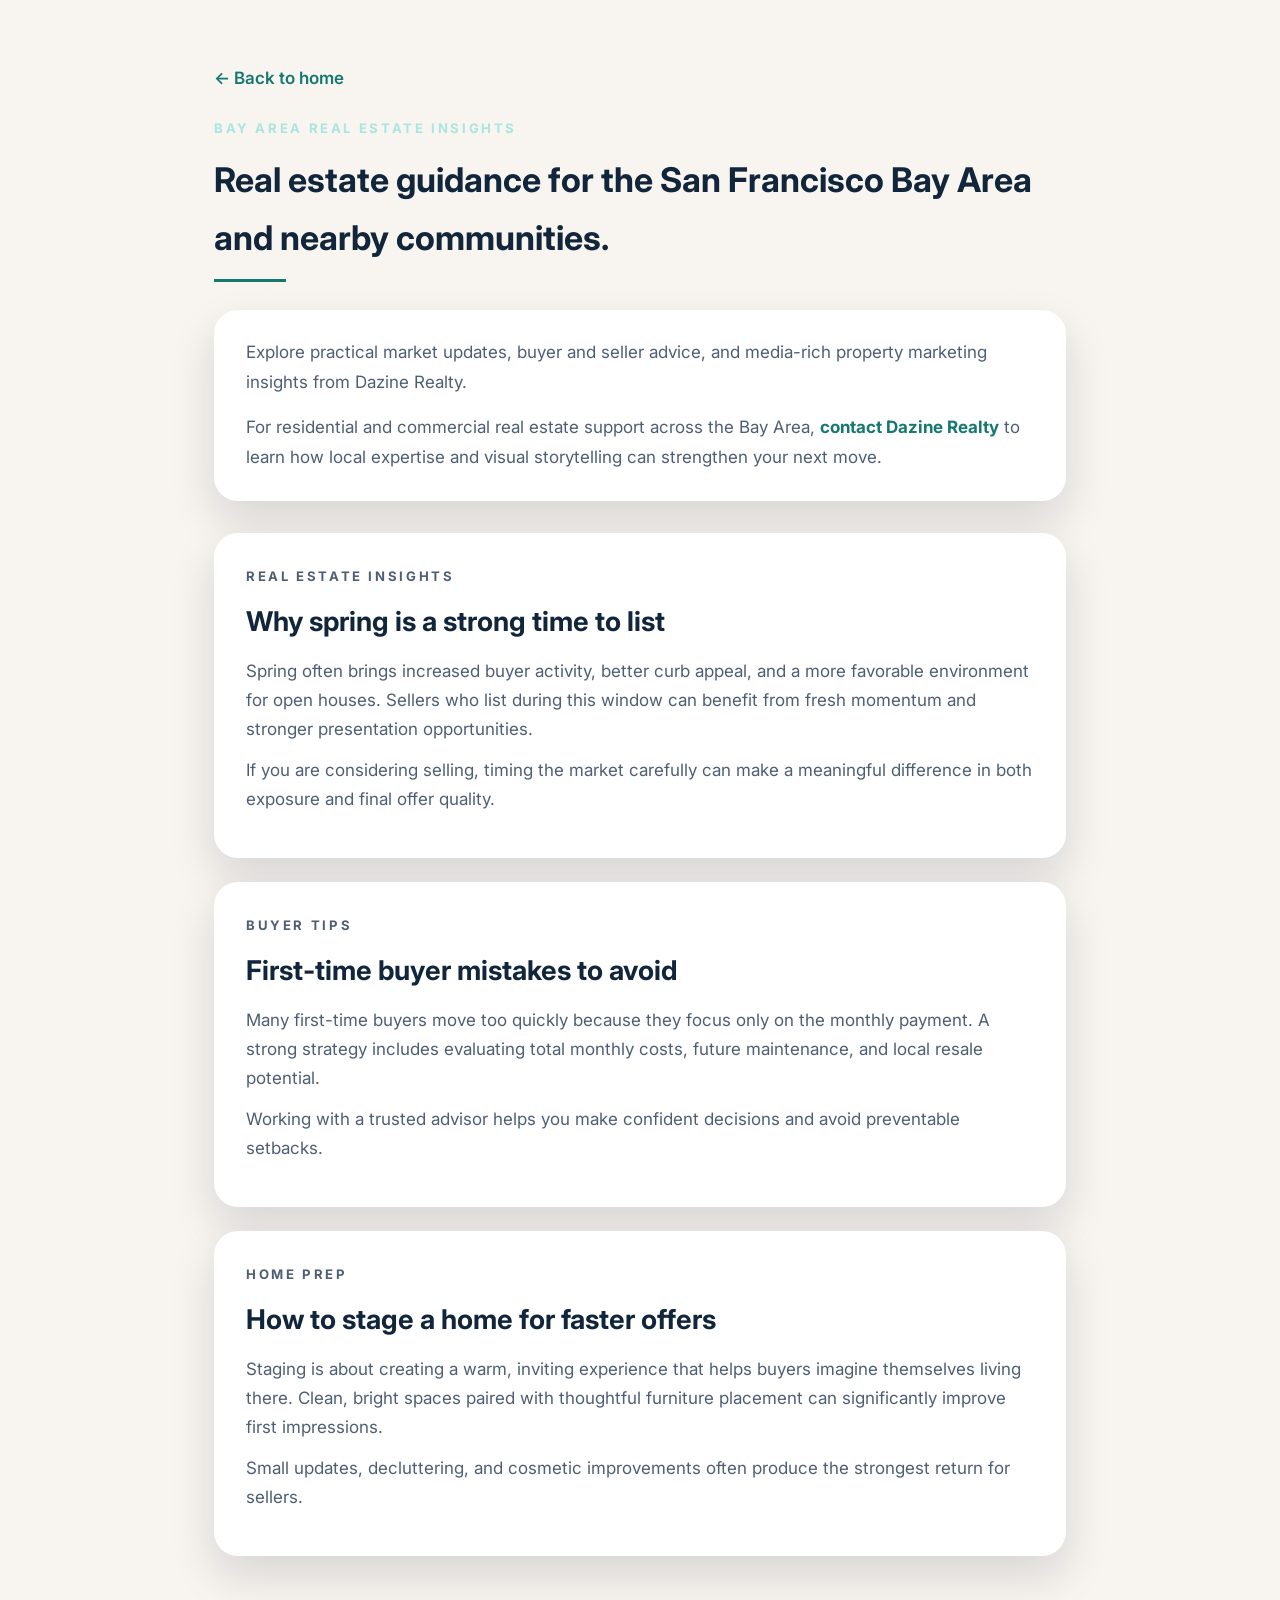
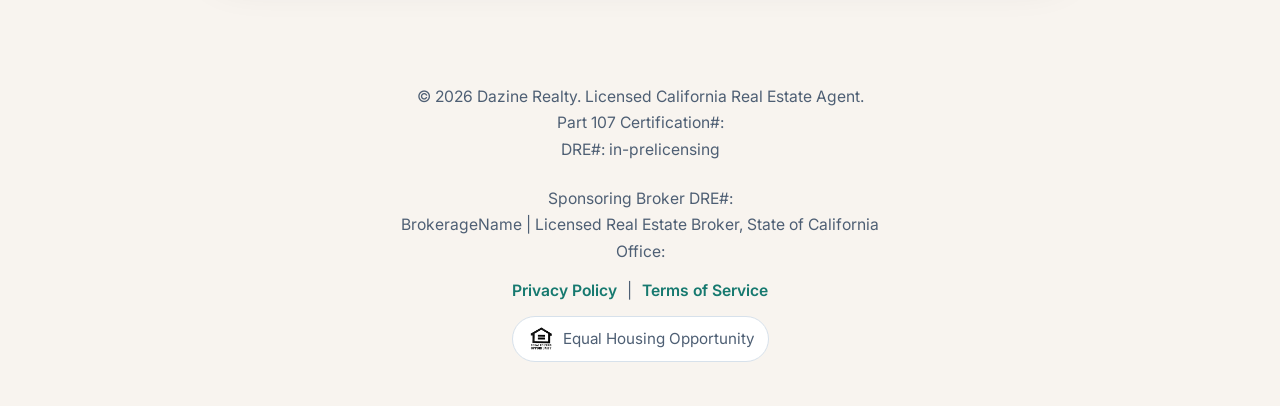
<file: blog.html>
<!DOCTYPE html>
<html lang="en">
  <head>
    <!-- Google tag (gtag.js) -->
    <script async src="https://www.googletagmanager.com/gtag/js?id=G-FYJN9053RN"></script>
    <script>
      window.dataLayer = window.dataLayer || [];
      function gtag(){dataLayer.push(arguments);}
      gtag('js', new Date());

      gtag('config', 'G-FYJN9053RN');
    </script>
    <meta charset="UTF-8" />
    <meta name="viewport" content="width=device-width, initial-scale=1.0" />
    <title>Bay Area Real Estate Blog | Dazine Realty</title>
    <meta
      name="description"
      content="Bay Area real estate insights, market updates, and practical tips for buyers, sellers, and commercial clients from Dazine Realty."
    />
    <meta
      name="keywords"
      content="Bay Area real estate blog, San Francisco Bay Area market updates, Oakland real estate tips, San Jose real estate advice, commercial real estate insights"
    />
    <meta name="robots" content="index, follow" />
    <link rel="preconnect" href="https://fonts.googleapis.com" />
    <link rel="preconnect" href="https://fonts.gstatic.com" crossorigin />
    <link
      href="https://fonts.googleapis.com/css2?family=Inter:wght@400;500;600;700;800&display=swap"
      rel="stylesheet"
    />
    <link rel="stylesheet" href="style.css" />
  </head>
  <body>
    <main class="blog-page">
      <a href="index.html" class="back-link">← Back to home</a>
      <p class="eyebrow">Bay Area real estate insights</p>
      <h1>Real estate guidance for the San Francisco Bay Area and nearby communities.</h1>
      <div class="blog-intro-card">
        <p>
          Explore practical market updates, buyer and seller advice, and media-rich property marketing insights from Dazine Realty.
        </p>
        <p>
          For residential and commercial real estate support across the Bay Area, <a href="index.html#contact">contact Dazine Realty</a> to learn how local expertise and visual storytelling can strengthen your next move.
        </p>
      </div>
      <section class="blog-post">
        <p class="eyebrow">Real estate insights</p>
        <h2>Why spring is a strong time to list</h2>
        <p>
          Spring often brings increased buyer activity, better curb appeal, and a more favorable
          environment for open houses. Sellers who list during this window can benefit from fresh
          momentum and stronger presentation opportunities.
        </p>
        <p>
          If you are considering selling, timing the market carefully can make a meaningful difference
          in both exposure and final offer quality.
        </p>
      </section>

      <section class="blog-post">
        <p class="eyebrow">Buyer tips</p>
        <h2>First-time buyer mistakes to avoid</h2>
        <p>
          Many first-time buyers move too quickly because they focus only on the monthly payment. A strong
          strategy includes evaluating total monthly costs, future maintenance, and local resale potential.
        </p>
        <p>
          Working with a trusted advisor helps you make confident decisions and avoid preventable setbacks.
        </p>
      </section>

      <section class="blog-post">
        <p class="eyebrow">Home prep</p>
        <h2>How to stage a home for faster offers</h2>
        <p>
          Staging is about creating a warm, inviting experience that helps buyers imagine themselves living there.
          Clean, bright spaces paired with thoughtful furniture placement can significantly improve first impressions.
        </p>
        <p>
          Small updates, decluttering, and cosmetic improvements often produce the strongest return for sellers.
        </p>
      </section>
    </main>

    <footer aria-label="Footer">
      <div class="footer-content">
        <p>© 2026 Dazine Realty. Licensed California Real Estate Agent.</p>
        <p>Part 107 Certification#:</p>
        <p>DRE#: in-prelicensing</p>
        <p class="legal-group-start">Sponsoring Broker DRE#:</p>
        <p>BrokerageName | Licensed Real Estate Broker, State of California</p>
        <p>Office:</p>
        <p class="footer-legal-links">
          <a href="legal.html#privacy">Privacy Policy</a>
          <span aria-hidden="true">|</span>
          <a href="legal.html#terms">Terms of Service</a>
        </p>
      </div>
      <div class="footer-badges">
        <div class="equal-housing" aria-label="Equal Housing Opportunity">
          <img src="EqualHousingOpportunityLogo.png" alt="Equal Housing Opportunity logo" class="equal-housing-icon" />
          <span>Equal Housing Opportunity</span>
        </div>
      </div>
    </footer>
  </body>
</html>
</file>
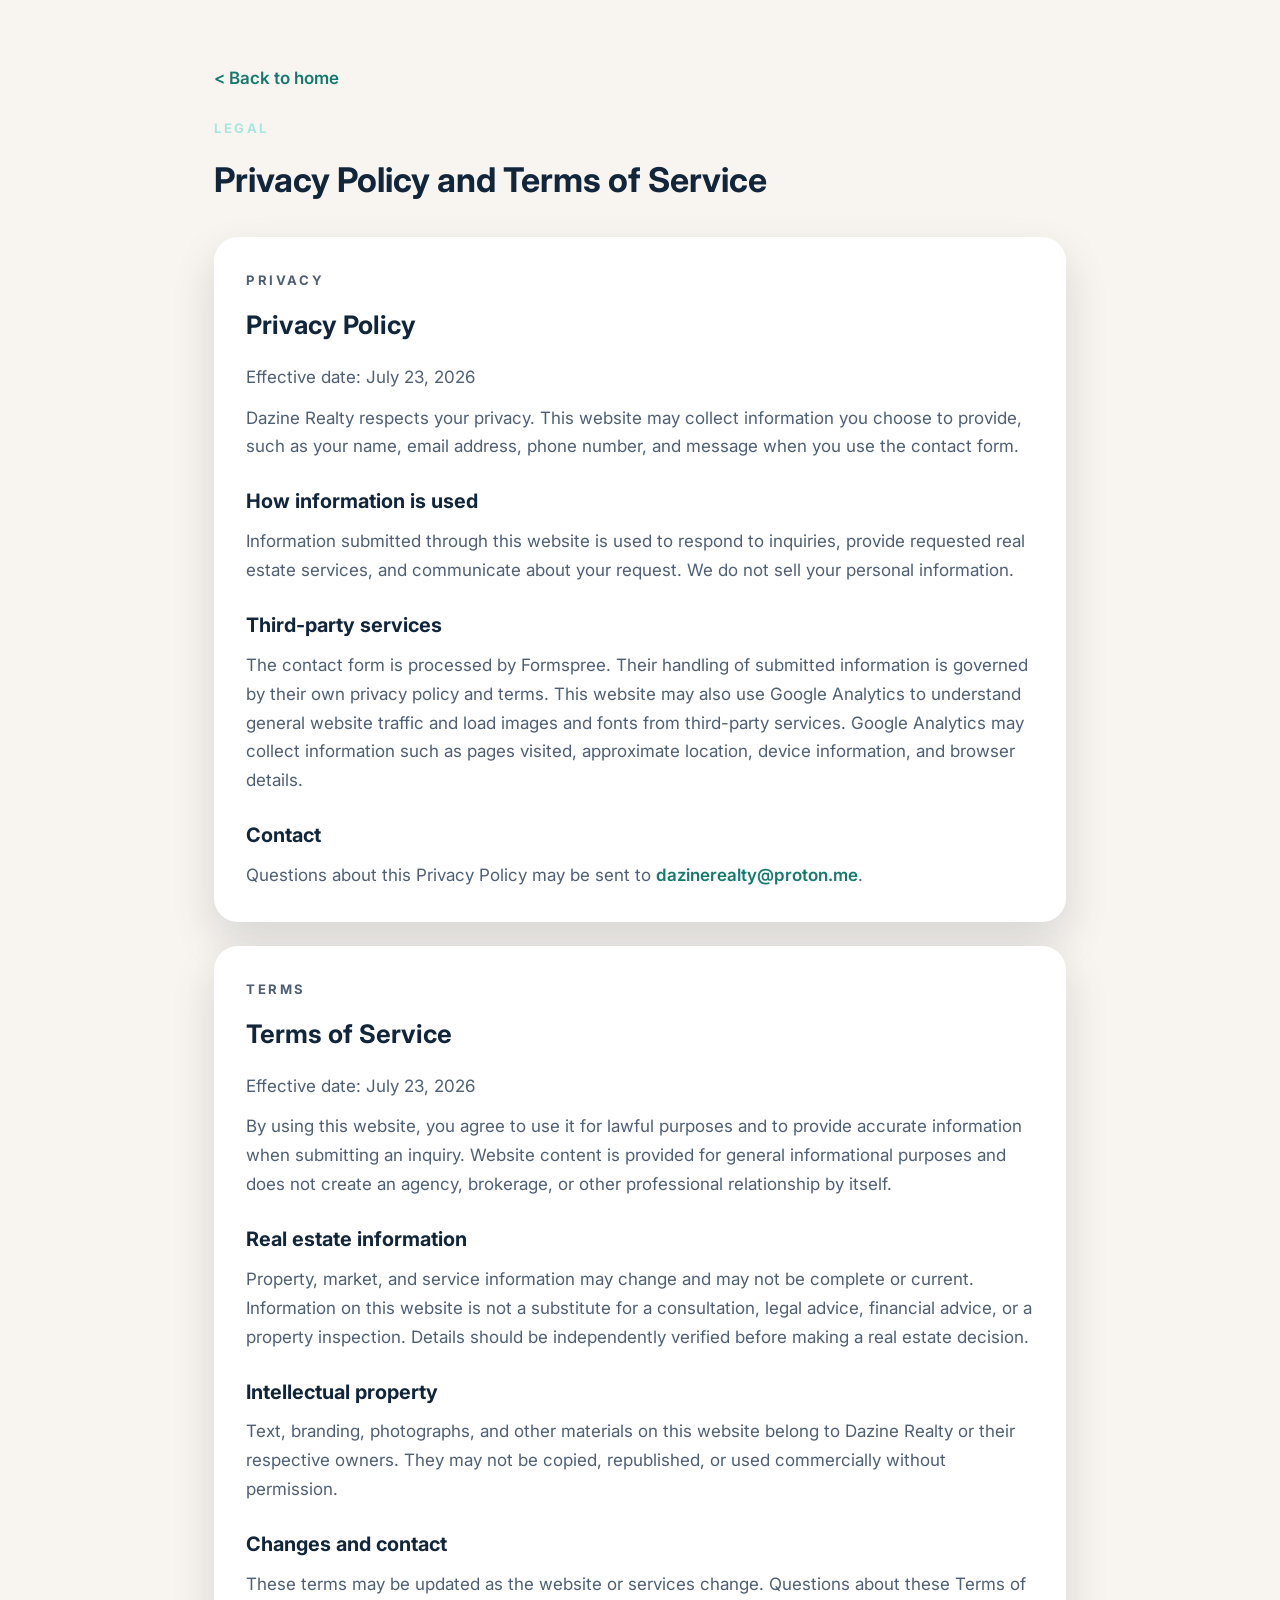
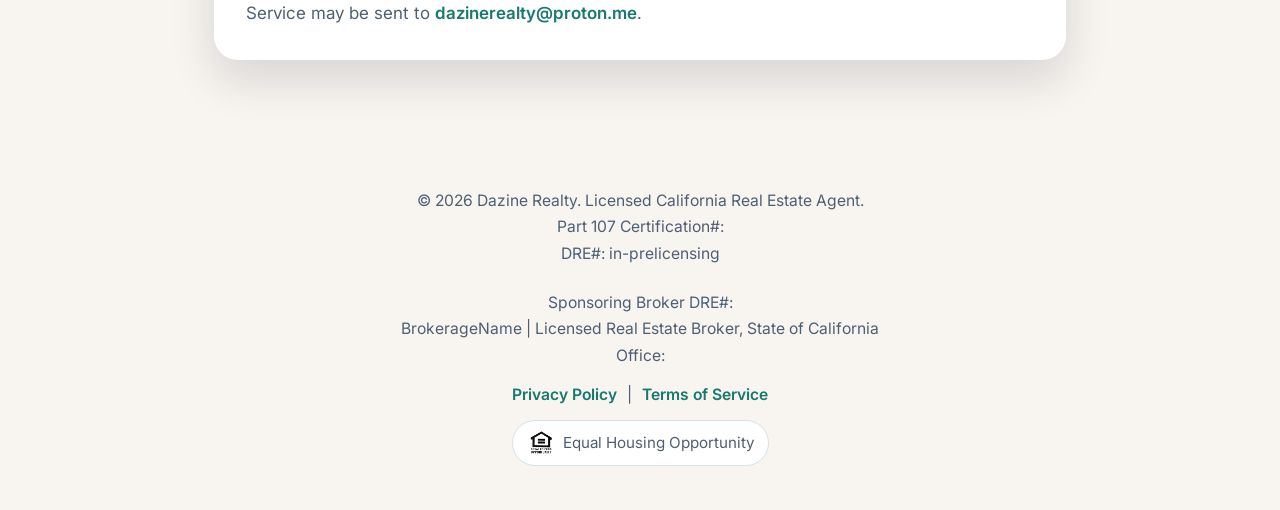
<file: legal.html>
<!DOCTYPE html>
<html lang="en">
  <head>
    <!-- Google tag (gtag.js) -->
    <script async src="https://www.googletagmanager.com/gtag/js?id=G-FYJN9053RN"></script>
    <script>
      window.dataLayer = window.dataLayer || [];
      function gtag(){dataLayer.push(arguments);}
      gtag('js', new Date());

      gtag('config', 'G-FYJN9053RN');
    </script>
    <meta charset="UTF-8" />
    <meta name="viewport" content="width=device-width, initial-scale=1.0" />
    <title>Privacy Policy and Terms of Service | Dazine Realty</title>
    <meta
      name="description"
      content="Privacy Policy and Terms of Service for Dazine Realty."
    />
    <link
      href="https://fonts.googleapis.com/css2?family=Inter:wght@400;500;600;700;800&display=swap"
      rel="stylesheet"
    />
    <link rel="stylesheet" href="style.css" />
  </head>
  <body>
    <main class="legal-page">
      <a href="index.html" class="back-link">&lt; Back to home</a>
      <p class="eyebrow">Legal</p>
      <h1>Privacy Policy and Terms of Service</h1>

      <section class="legal-section" id="privacy">
        <p class="eyebrow">Privacy</p>
        <h2>Privacy Policy</h2>
        <p>Effective date: July 23, 2026</p>
        <p>
          Dazine Realty respects your privacy. This website may collect information you choose to provide,
          such as your name, email address, phone number, and message when you use the contact form.
        </p>
        <h3>How information is used</h3>
        <p>
          Information submitted through this website is used to respond to inquiries, provide requested real
          estate services, and communicate about your request. We do not sell your personal information.
        </p>
        <h3>Third-party services</h3>
        <p>
          The contact form is processed by Formspree. Their handling of submitted information is governed by
          their own privacy policy and terms. This website may also use Google Analytics to understand general
          website traffic and load images and fonts from third-party services. Google Analytics may collect
          information such as pages visited, approximate location, device information, and browser details.
        </p>
        <h3>Contact</h3>
        <p>
          Questions about this Privacy Policy may be sent to
          <a href="mailto:dazinerealty@proton.me">dazinerealty@proton.me</a>.
        </p>
      </section>

      <section class="legal-section" id="terms">
        <p class="eyebrow">Terms</p>
        <h2>Terms of Service</h2>
        <p>Effective date: July 23, 2026</p>
        <p>
          By using this website, you agree to use it for lawful purposes and to provide accurate information
          when submitting an inquiry. Website content is provided for general informational purposes and does
          not create an agency, brokerage, or other professional relationship by itself.
        </p>
        <h3>Real estate information</h3>
        <p>
          Property, market, and service information may change and may not be complete or current. Information
          on this website is not a substitute for a consultation, legal advice, financial advice, or a property
          inspection. Details should be independently verified before making a real estate decision.
        </p>
        <h3>Intellectual property</h3>
        <p>
          Text, branding, photographs, and other materials on this website belong to Dazine Realty or their
          respective owners. They may not be copied, republished, or used commercially without permission.
        </p>
        <h3>Changes and contact</h3>
        <p>
          These terms may be updated as the website or services change. Questions about these Terms of Service
          may be sent to <a href="mailto:dazinerealty@proton.me">dazinerealty@proton.me</a>.
        </p>
      </section>
    </main>

    <footer aria-label="Footer">
      <div class="footer-content">
        <p>© 2026 Dazine Realty. Licensed California Real Estate Agent.</p>
        <p>Part 107 Certification#:</p>
        <p>DRE#: in-prelicensing</p>
        <p class="legal-group-start">Sponsoring Broker DRE#:</p>
        <p>BrokerageName | Licensed Real Estate Broker, State of California</p>
        <p>Office:</p>
        <p class="footer-legal-links">
          <a href="legal.html#privacy">Privacy Policy</a>
          <span aria-hidden="true">|</span>
          <a href="legal.html#terms">Terms of Service</a>
        </p>
      </div>
      <div class="footer-badges">
        <div class="equal-housing" aria-label="Equal Housing Opportunity">
          <img src="EqualHousingOpportunityLogo.png" alt="Equal Housing Opportunity logo" class="equal-housing-icon" />
          <span>Equal Housing Opportunity</span>
        </div>
      </div>
    </footer>
  </body>
</html>
</file>
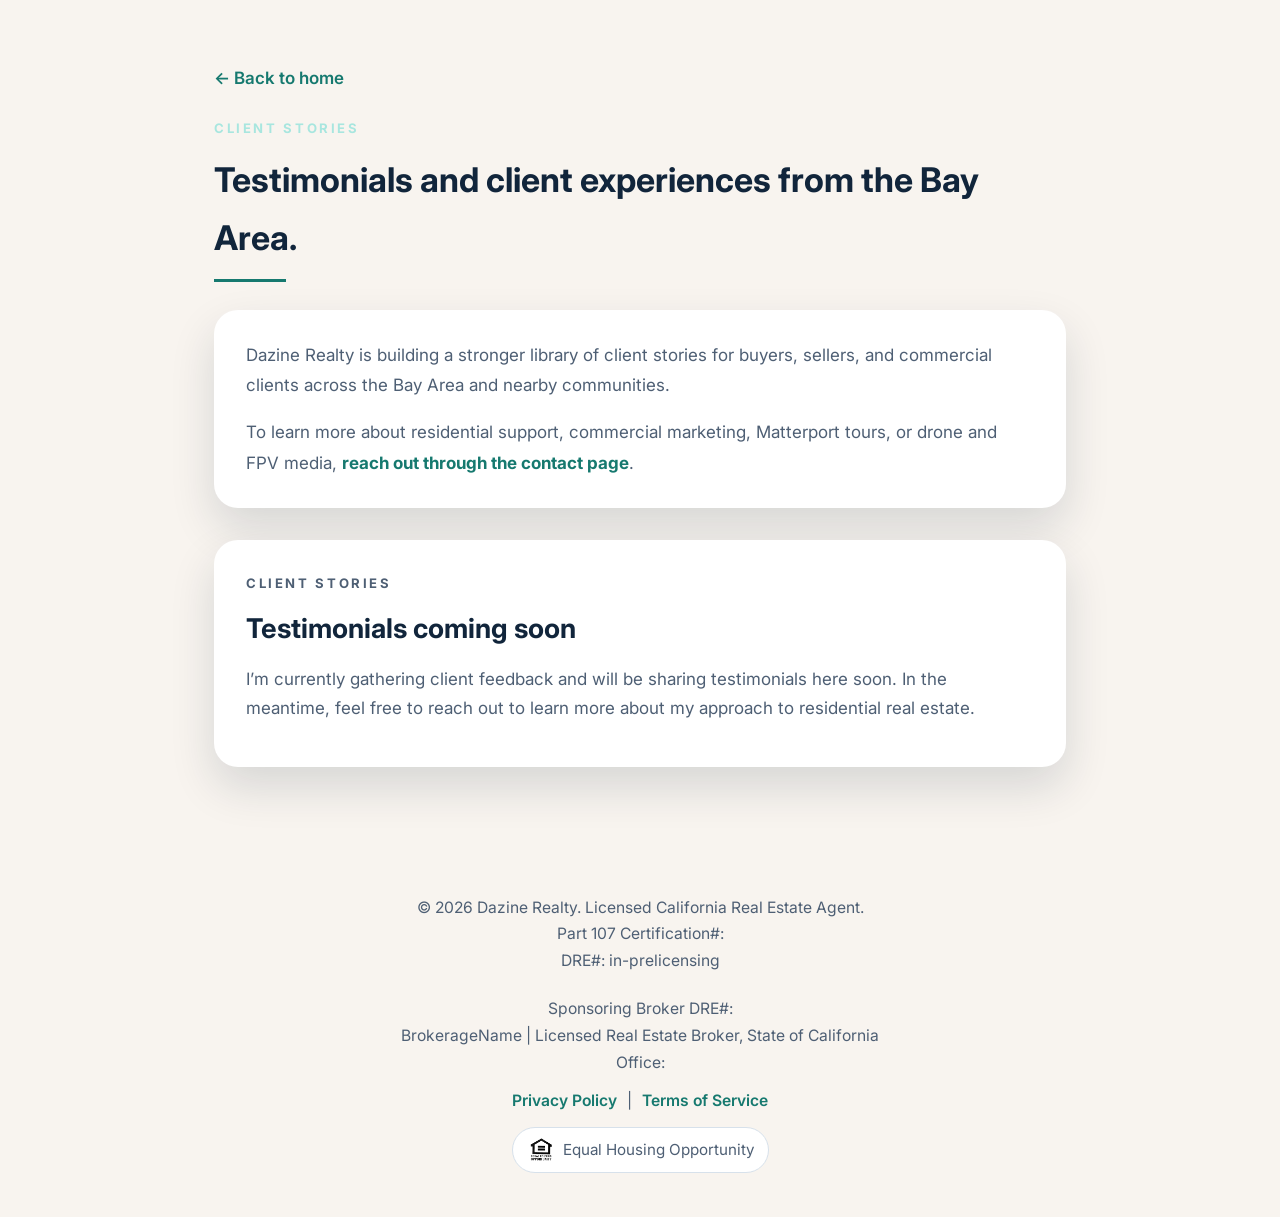
<file: testimonials.html>
<!DOCTYPE html>
<html lang="en">
  <head>
    <!-- Google tag (gtag.js) -->
    <script async src="https://www.googletagmanager.com/gtag/js?id=G-FYJN9053RN"></script>
    <script>
      window.dataLayer = window.dataLayer || [];
      function gtag(){dataLayer.push(arguments);}
      gtag('js', new Date());

      gtag('config', 'G-FYJN9053RN');
    </script>
    <meta charset="UTF-8" />
    <meta name="viewport" content="width=device-width, initial-scale=1.0" />
    <title>Testimonials | Dazine Realty Bay Area</title>
    <meta
      name="description"
      content="Client testimonials and recent client stories for Dazine Realty, serving the Bay Area with residential and commercial real estate guidance."
    />
    <meta
      name="keywords"
      content="Bay Area testimonials, Dazine Realty reviews, Bay Area real estate client stories, California real estate testimonials"
    />
    <meta name="robots" content="index, follow" />
    <link rel="preconnect" href="https://fonts.googleapis.com" />
    <link rel="preconnect" href="https://fonts.gstatic.com" crossorigin />
    <link
      href="https://fonts.googleapis.com/css2?family=Inter:wght@400;500;600;700;800&display=swap"
      rel="stylesheet"
    />
    <link rel="stylesheet" href="style.css" />
  </head>
  <body>
    <main class="blog-page">
      <a href="index.html" class="back-link">← Back to home</a>
      <p class="eyebrow">Client stories</p>
      <h1>Testimonials and client experiences from the Bay Area.</h1>
      <div class="page-intro-card">
        <p>
          Dazine Realty is building a stronger library of client stories for buyers, sellers, and commercial clients across the Bay Area and nearby communities.
        </p>
        <p>
          To learn more about residential support, commercial marketing, Matterport tours, or drone and FPV media, <a href="index.html#contact">reach out through the contact page</a>.
        </p>
      </div>
      <section class="blog-post">
        <p class="eyebrow">Client stories</p>
        <h2>Testimonials coming soon</h2>
        <p>
          I’m currently gathering client feedback and will be sharing testimonials here soon.
          In the meantime, feel free to reach out to learn more about my approach to residential real estate.
        </p>
      </section>
    </main>

    <footer aria-label="Footer">
      <div class="footer-content">
        <p>© 2026 Dazine Realty. Licensed California Real Estate Agent.</p>
        <p>Part 107 Certification#:</p>
        <p>DRE#: in-prelicensing</p>
        <p class="legal-group-start">Sponsoring Broker DRE#:</p>
        <p>BrokerageName | Licensed Real Estate Broker, State of California</p>
        <p>Office:</p>
        <p class="footer-legal-links">
          <a href="legal.html#privacy">Privacy Policy</a>
          <span aria-hidden="true">|</span>
          <a href="legal.html#terms">Terms of Service</a>
        </p>
      </div>
      <div class="footer-badges">
        <div class="equal-housing" aria-label="Equal Housing Opportunity">
          <img src="EqualHousingOpportunityLogo.png" alt="Equal Housing Opportunity logo" class="equal-housing-icon" />
          <span>Equal Housing Opportunity</span>
        </div>
      </div>
    </footer>
  </body>
</html>
</file>
<file: style.css>
:root {
  --navy: #0f2237;
  --teal: #16796f;
  --cream: #f8f4ef;
  --text: #11253b;
  --muted: #4e5f74;
  --shadow: 0 20px 45px rgba(17, 37, 59, 0.14);
  --focus: #0b63ce;
}

* {
  box-sizing: border-box;
  margin: 0;
  padding: 0;
}

html {
  scroll-behavior: smooth;
}

body {
  font-family: 'Inter', sans-serif;
  color: var(--text);
  background: var(--cream);
  line-height: 1.7;
  font-size: 17px;
}

img {
  width: 100%;
  display: block;
}

a {
  color: inherit;
  text-decoration: none;
}

a:hover,
a:focus-visible {
  color: var(--teal);
}

*:focus-visible {
  outline: 3px solid var(--focus);
  outline-offset: 3px;
  border-radius: 4px;
}
.skip-link {
  position: absolute;
  left: -9999px;
  top: 0;
  background: var(--navy);
  color: white;
  padding: 10px 14px;
  z-index: 1000;
  border-radius: 0 0 6px 0;
}

.skip-link:focus {
  left: 0;
}
.hero {
  background: linear-gradient(135deg, rgba(18, 38, 58, 0.9), rgba(42, 157, 143, 0.8)),
    url('https://images.unsplash.com/photo-1494526585095-c41746248156?auto=format&fit=crop&w=1600&q=80') center/cover;
  color: white;
  padding: 24px 24px 80px;
  min-height: 760px;
}

.navbar {
  max-width: 1180px;
  margin: 0 auto;
  display: flex;
  align-items: center;
  justify-content: space-between;
  padding: 12px 0 40px;
}

.brand {
  display: inline-flex;
  align-items: center;
  justify-content: center;
  font-size: 1.25rem;
  font-weight: 800;
  letter-spacing: 0.14em;
  text-transform: uppercase;
  padding: 12px 24px;
  border-radius: 999px;
  border: 1px solid rgba(255, 255, 255, 0.35);
  background: rgba(255, 255, 255, 0.16);
  color: white;
  box-shadow: 0 16px 36px rgba(0, 0, 0, 0.18);
  text-shadow: 0 1px 2px rgba(0, 0, 0, 0.18);
  backdrop-filter: blur(10px);
  transition: transform 0.2s ease, background 0.2s ease, box-shadow 0.2s ease;
}

.brand:hover,
.brand:focus-visible {
  transform: translateY(-2px);
  background: rgba(255, 255, 255, 0.28);
  box-shadow: 0 20px 42px rgba(0, 0, 0, 0.22);
}

.nav-links {
  display: flex;
  gap: 18px;
  flex-wrap: wrap;
}

.nav-links a {
  color: rgba(255,255,255,0.95);
  font-size: 0.95rem;
  font-weight: 600;
}

.nav-link {
  display: inline-block;
  padding: 6px 12px;
  border: 1px solid rgba(255,255,255,0.35);
  border-radius: 999px;
  background: rgba(255,255,255,0.12);
  transition: background 0.2s ease, transform 0.2s ease, color 0.2s ease, box-shadow 0.2s ease;
}

.nav-link:hover,
.nav-link:focus-visible {
  background: rgba(255,255,255,0.3);
  color: white;
  transform: translateY(-1px);
  box-shadow: 0 8px 18px rgba(0, 0, 0, 0.14);
}

.hero-content {
  max-width: 1180px;
  margin: 0 auto;
  display: grid;
  grid-template-columns: 1.5fr 0.8fr;
  gap: 32px;
  align-items: stretch;
}

.hero-copy {
  display: flex;
  flex-direction: column;
  justify-content: space-between;
  min-height: 100%;
  padding-top: 280px;
}

.hero-actions {
  display: flex;
  gap: 14px;
  margin-top: 0;
}

.hero-actions .btn {
  margin-top: 0;
}

.eyebrow {
  text-transform: uppercase;
  letter-spacing: 0.2em;
  font-weight: 700;
  font-size: 0.82rem;
  color: #a8e6df;
  margin-bottom: 12px;
}

.hero h1 {
  font-size: clamp(2.2rem, 4.2vw, 3.5rem);
  margin-bottom: 16px;
  line-height: 1.15;
  letter-spacing: -0.02em;
}

.hero-text {
  font-size: 1.18rem;
  max-width: 760px;
  color: rgba(255,255,255,0.94);
  margin-bottom: 24px;
  line-height: 1.75;
}

.btn {
  display: inline-block;
  padding: 12px 18px;
  border-radius: 999px;
  font-weight: 600;
  margin-right: 12px;
  margin-bottom: 10px;
  transition: transform 0.2s ease, background 0.2s ease, box-shadow 0.2s ease;
}

.btn-primary {
  background: rgba(255, 255, 255, 0.18);
  color: white;
  border: 1px solid rgba(255,255,255,0.35);
  font-weight: 700;
}

.btn-secondary {
  background: white;
  color: var(--navy);
  font-weight: 700;
  box-shadow: 0 8px 22px rgba(0, 0, 0, 0.16);
}

.btn:hover,
.btn:focus-visible {
  transform: translateY(-2px);
}

.btn-primary:hover,
.btn-primary:focus-visible {
  background: rgba(255, 255, 255, 0.26);
  box-shadow: 0 10px 24px rgba(0, 0, 0, 0.14);
}

.btn-secondary:hover,
.btn-secondary:focus-visible {
  background: #f9f9f9;
  box-shadow: 0 12px 28px rgba(0, 0, 0, 0.18);
}

.hero-card {
  background: rgba(255,255,255,0.96);
  color: var(--text);
  border-radius: 20px;
  padding: 24px;
  box-shadow: var(--shadow);
  border: 1px solid rgba(255,255,255,0.9);
}

.hero-side-stack {
  display: flex;
  flex-direction: column;
  gap: 16px;
}

.hero-photo-card {
  display: flex;
  flex-direction: column;
  gap: 12px;
}

.photo-placeholder {
  min-height: 240px;
  border-radius: 16px;
  background: linear-gradient(135deg, #dfe7ee, #c7d6e0);
  display: grid;
  place-items: center;
  color: var(--navy);
  font-weight: 700;
  text-align: center;
  padding: 16px;
}

.hero-card h3 {
  margin-bottom: 12px;
}

.hero-card ul {
  padding-left: 18px;
  color: var(--muted);
}

.section {
  max-width: 1180px;
  margin: 0 auto;
  padding: 84px 24px;
}

.intro-strip {
  display: grid;
  grid-template-columns: repeat(3, 1fr);
  gap: 20px;
  margin-top: -24px;
  padding-top: 0;
}

.intro-strip > div {
  background: white;
  border-radius: 18px;
  padding: 24px;
  box-shadow: var(--shadow);
  text-align: center;
}

.intro-strip strong {
  display: block;
  font-size: 1.6rem;
  color: var(--teal);
}

.section-heading {
  margin-bottom: 28px;
}

.section-heading h2 {
  font-size: clamp(1.7rem, 3vw, 2.35rem);
  max-width: 760px;
  line-height: 1.25;
}

.about-grid,
.contact-grid {
  display: grid;
  grid-template-columns: 1fr 1fr;
  gap: 24px;
}

.about-grid p,
.contact-info p {
  color: var(--muted);
}

.legal-group-start {
  margin-top: 1.4em;
}

.contact-service {
  margin-top: 2.4em;
}

.card-grid {
  display: grid;
  grid-template-columns: repeat(3, 1fr);
  gap: 24px;
}

.card {
  background: white;
  border-radius: 20px;
  padding: 26px;
  box-shadow: var(--shadow);
  border: 1px solid #dfe7ee;
}

.card h3 {
  margin-bottom: 10px;
}

.card p,
.card span {
  color: var(--muted);
}

.blog-card {
  display: block;
  transition: transform 0.2s ease, box-shadow 0.2s ease;
}

.blog-card:hover {
  transform: translateY(-4px);
  box-shadow: 0 24px 45px rgba(18, 38, 58, 0.16);
}

.blog-page {
  max-width: 900px;
  margin: 0 auto;
  padding: 64px 24px 80px;
}

.blog-page .back-link {
  display: inline-block;
  margin-bottom: 24px;
  color: var(--teal);
  font-weight: 600;
}

.blog-page h1 {
  margin-bottom: 28px;
}

.blog-page h1::after {
  content: '';
  display: block;
  width: 72px;
  height: 3px;
  margin-top: 12px;
  background: var(--teal);
}

.blog-intro-card {
  background: white;
  border-radius: 24px;
  padding: 28px 32px;
  box-shadow: var(--shadow);
  margin-bottom: 32px;
}

.blog-intro-card p {
  color: var(--muted);
  margin-bottom: 16px;
  line-height: 1.75;
}

.blog-intro-card p:last-child {
  margin-bottom: 0;
}

.blog-intro-card a {
  color: var(--teal);
  font-weight: 700;
}

.blog-post {
  background: white;
  border-radius: 24px;
  padding: 32px;
  box-shadow: var(--shadow);
  margin-bottom: 24px;
}

.blog-post h2 {
  margin-bottom: 12px;
  font-size: 1.7rem;
}

.blog-post p {
  color: var(--muted);
  margin-bottom: 12px;
}

.page-intro-card {
  background: white;
  border-radius: 24px;
  padding: 30px 32px;
  box-shadow: var(--shadow);
  margin-bottom: 32px;
}

.page-intro-card p {
  color: var(--muted);
  margin-bottom: 16px;
  line-height: 1.8;
  max-width: 760px;
}

.page-intro-card p:last-child {
  margin-bottom: 0;
}

.page-intro-card a {
  color: var(--teal);
  font-weight: 700;
}

.listing-card {
  overflow: hidden;
  padding: 0;
}

.listing-card img {
  height: 220px;
  object-fit: cover;
}

.card-content {
  padding: 20px 24px 24px;
}

.contact-section {
  background: white;
  border-radius: 24px;
  box-shadow: var(--shadow);
  margin-bottom: 40px;
}

.contact-form {
  display: flex;
  flex-direction: column;
  gap: 12px;
}

.contact-form label {
  font-weight: 600;
  color: var(--text);
}

.contact-form input,
.contact-form textarea {
  border: 1px solid #9faebd;
  border-radius: 12px;
  padding: 13px 15px;
  font: inherit;
  background: #fff;
  min-height: 46px;
}

.contact-form input::placeholder,
.contact-form textarea::placeholder {
  color: #5d6b78;
}

.contact-form .form-status {
  margin-top: 4px;
  font-size: 0.95rem;
  color: var(--teal);
  font-weight: 600;
}

.contact-form button {
  border: 2px solid var(--navy);
  background: var(--teal);
  color: white;
  cursor: pointer;
}

.contact-info {
  background: var(--cream);
  border-radius: 20px;
  padding: 24px;
  border: 1px solid #dfe7ee;
}

.contact-info h3 {
  margin-bottom: 20px;
}

.contact-info h3::after {
  content: '';
  display: block;
  width: 48px;
  height: 3px;
  margin-top: 8px;
  background: var(--teal);
}

footer {
  text-align: center;
  padding: 24px 24px 44px;
  color: var(--muted);
  font-size: 0.98rem;
}

footer p {
  max-width: 700px;
  margin: 0 auto;
}

.footer-content {
  margin-bottom: 12px;
}

.footer-legal-links {
  display: flex;
  justify-content: center;
  gap: 10px;
  flex-wrap: wrap;
  margin-top: 12px;
}

.footer-legal-links a {
  color: var(--teal);
  font-weight: 600;
}

.legal-page {
  max-width: 900px;
  margin: 0 auto;
  padding: 64px 24px 80px;
}

.legal-page .back-link {
  display: inline-block;
  margin-bottom: 24px;
  color: var(--teal);
  font-weight: 600;
}

.legal-page h1 {
  margin-bottom: 28px;
}

.legal-section {
  background: white;
  border-radius: 24px;
  padding: 32px;
  margin-bottom: 24px;
  box-shadow: var(--shadow);
  scroll-margin-top: 24px;
}

.legal-section h2 {
  margin-bottom: 16px;
}

.legal-section h3 {
  margin-top: 24px;
  margin-bottom: 8px;
}

.legal-section p {
  color: var(--muted);
  margin-bottom: 12px;
}

.legal-section p:last-child {
  margin-bottom: 0;
}

.legal-section a {
  color: var(--teal);
  font-weight: 600;
}

.footer-badges {
  display: flex;
  justify-content: center;
  align-items: center;
  gap: 10px;
  flex-wrap: wrap;
}

.equal-housing,
.social-link {
  display: inline-flex;
  align-items: center;
  gap: 8px;
  padding: 8px 14px;
  border: 1px solid #d7e1eb;
  border-radius: 999px;
  background: white;
  font-size: 0.95rem;
}

.social-link {
  padding: 8px;
}

.equal-housing-icon,
.social-icon {
  width: 28px;
  height: 28px;
  object-fit: contain;
  display: block;
}

.socials-block {
  margin-top: 16px;
}

.socials-title {
  font-size: 0.85rem;
  font-weight: 700;
  text-transform: uppercase;
  letter-spacing: 0.16em;
  color: var(--teal);
  margin-bottom: 8px;
}

.social-links-row {
  display: flex;
  gap: 10px;
  flex-wrap: wrap;
}

@media (max-width: 900px) {
  .hero-content,
  .about-grid,
  .contact-grid,
  .card-grid,
  .intro-strip {
    grid-template-columns: 1fr;
  }

  .hero {
    padding-bottom: 60px;
  }
}

@media (max-width: 640px) {
  .nav-links {
    width: 100%;
    justify-content: space-between;
  }

  .skip-nav-link {
    margin-left: auto;
  }

  .navbar {
    flex-direction: column;
    align-items: flex-start;
    gap: 12px;
  }

  .nav-links {
    gap: 12px;
  }

  .hero {
    padding: 20px 16px 56px;
  }

  .section {
    padding: 56px 16px;
  }
}
</file>
